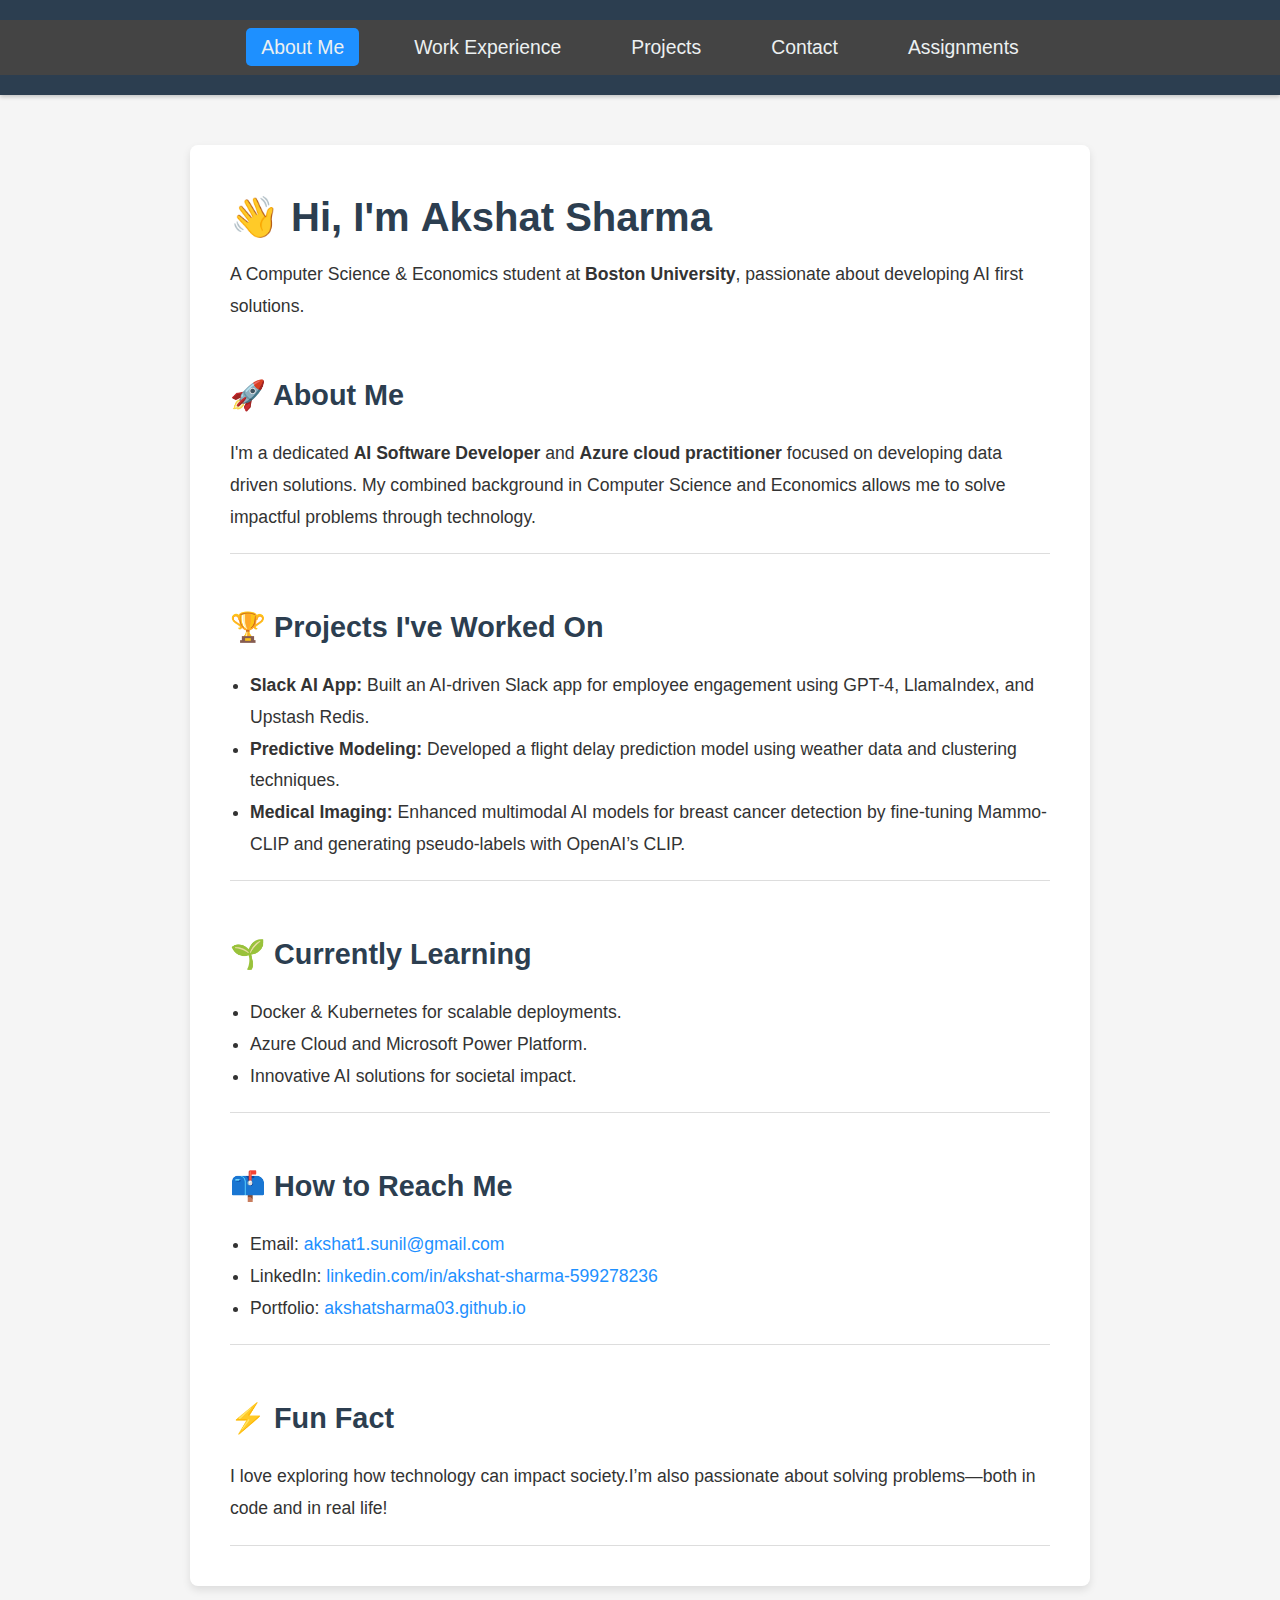
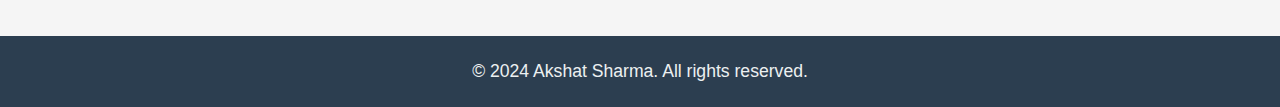
<file: index.html>
<!DOCTYPE html>
<html lang="en">
<head>
    <meta charset="UTF-8">
    <meta name="viewport" content="width=device-width, initial-scale=1.0">
    <title>Akshat Sharma - About Me</title>
    <link rel="stylesheet" href="css/style.css">
    <style>
        /* Global Styles */
        body {
            font-family: 'Segoe UI', Tahoma, Geneva, Verdana, sans-serif;
            background-color: #f5f5f5;
            margin: 0;
            padding: 0;
            color: #333;
        }
        header {
            background-color: #2c3e50;
            padding: 20px 0;
            box-shadow: 0 2px 4px rgba(0, 0, 0, 0.2);
        }
        nav ul {
            list-style: none;
            display: flex;
            justify-content: center;
            margin: 0;
            padding: 0;
        }
        nav ul li {
            margin: 0 20px;
        }
        nav ul li a {
            text-decoration: none;
            color: #ecf0f1;
            font-size: 1.1em;
            padding: 8px 15px;
            border-radius: 5px;
        }
        nav ul li a:hover, nav ul li a.active {
            background-color: #1e90ff;
            transition: 0.3s;
        }

        /* Content Styles */
        .container {
            max-width: 900px;
            margin: 50px auto;
            background-color: #fff;
            padding: 40px;
            border-radius: 8px;
            box-shadow: 0 4px 8px rgba(0, 0, 0, 0.1);
        }
        h1, h2, h3 {
            color: #2c3e50;
        }
        h1 {
            font-size: 2.5em;
            margin-bottom: 10px;
        }
        h2 {
            font-size: 1.8em;
            margin-top: 30px;
        }
        p, li {
            line-height: 1.8;
            font-size: 1.1em;
        }
        ul {
            padding-left: 20px;
        }
        a {
            color: #1e90ff;
            text-decoration: none;
        }
        a:hover {
            text-decoration: underline;
        }
        .section {
            padding: 20px 0;
            border-bottom: 1px solid #ddd;
        }
        footer {
            text-align: center;
            padding: 20px;
            background-color: #2c3e50;
            color: #ecf0f1;
            margin-top: 40px;
        }
    </style>
</head>
<body>

    <!-- Navigation Bar -->
    <header>
        <nav>
            <ul>
                <li><a href="index.html" class="active">About Me</a></li>
                <li><a href="work-experience.html">Work Experience</a></li>
                <li><a href="projects.html">Projects</a></li>
                <li><a href="contact.html">Contact</a></li>
                <li><a href="assignments.html">Assignments</a></li>
            </ul>
        </nav>
    </header>

    <!-- Main Content -->
    <div class="container">
        <h1>👋 Hi, I'm <strong>Akshat Sharma</strong></h1>
        <p>A Computer Science & Economics student at <strong>Boston University</strong>, passionate about developing AI first solutions.</p>

        <div class="section">
            <h2>🚀 About Me</h2>
            <p>I'm a dedicated <strong>AI Software Developer</strong> and <strong>Azure cloud practitioner</strong> focused on developing data driven solutions. My combined background in Computer Science and Economics allows me to solve impactful problems through technology.</p>
        </div>

        <div class="section">
            <h2>🏆 Projects I've Worked On</h2>
            <ul>
                <li><strong>Slack AI App:</strong> Built an AI-driven Slack app for employee engagement using GPT-4, LlamaIndex, and Upstash Redis.</li>
                <li><strong>Predictive Modeling:</strong> Developed a flight delay prediction model using weather data and clustering techniques.</li>
                 <li><strong>Medical Imaging:</strong> Enhanced multimodal AI models for breast cancer detection by fine-tuning Mammo-CLIP and generating pseudo-labels with OpenAI’s CLIP.</li>
            </ul>
        </div>

        <div class="section">
            <h2>🌱 Currently Learning</h2>
            <ul>
                <li>Docker & Kubernetes for scalable deployments.</li>
                <li>Azure Cloud and Microsoft Power Platform.</li>
                <li>Innovative AI solutions for societal impact.</li>
            </ul>
        </div>

<!--         <div class="section">
            <h2>🤝 Looking to Collaborate On</h2>
            <ul>
                <li>AI driven solutions in finance,healthcare, education, and business.</li>
                <li>Microsoft Power Platform based solutions.</li>
                <li>Full-stack solutions for real-world problems.</li>
            </ul>
        </div> -->

<!--         <div class="section">
            <h2>💬 Ask Me About</h2>
            <ul>
                <li>AI/ML, Vision-Language Models, and bias detection.</li>
                <li>Python, Django, and full-stack development.</li>
                <li>Market research and software strategies.</li>
            </ul>
        </div> -->

        <div class="section">
            <h2>📫 How to Reach Me</h2>
            <ul>
                <li>Email: <a href="mailto:akshat1.sunil@gmail.com">akshat1.sunil@gmail.com</a></li>
                <li>LinkedIn: <a href="https://www.linkedin.com/in/akshat-sharma-599278236/" target="_blank">linkedin.com/in/akshat-sharma-599278236</a></li>
                <li>Portfolio: <a href="https://akshatsharma03.github.io" target="_blank">akshatsharma03.github.io</a></li>
            </ul>
        </div>

        <div class="section">
            <h2>⚡ Fun Fact</h2>
            <p>I love exploring how technology can impact society.I’m also passionate about solving problems—both in code and in real life!</p>
        </div>
    </div>

    <!-- Footer -->
    <footer>
        <p>&copy; 2024 Akshat Sharma. All rights reserved.</p>
    </footer>

</body>
</html>
</file>
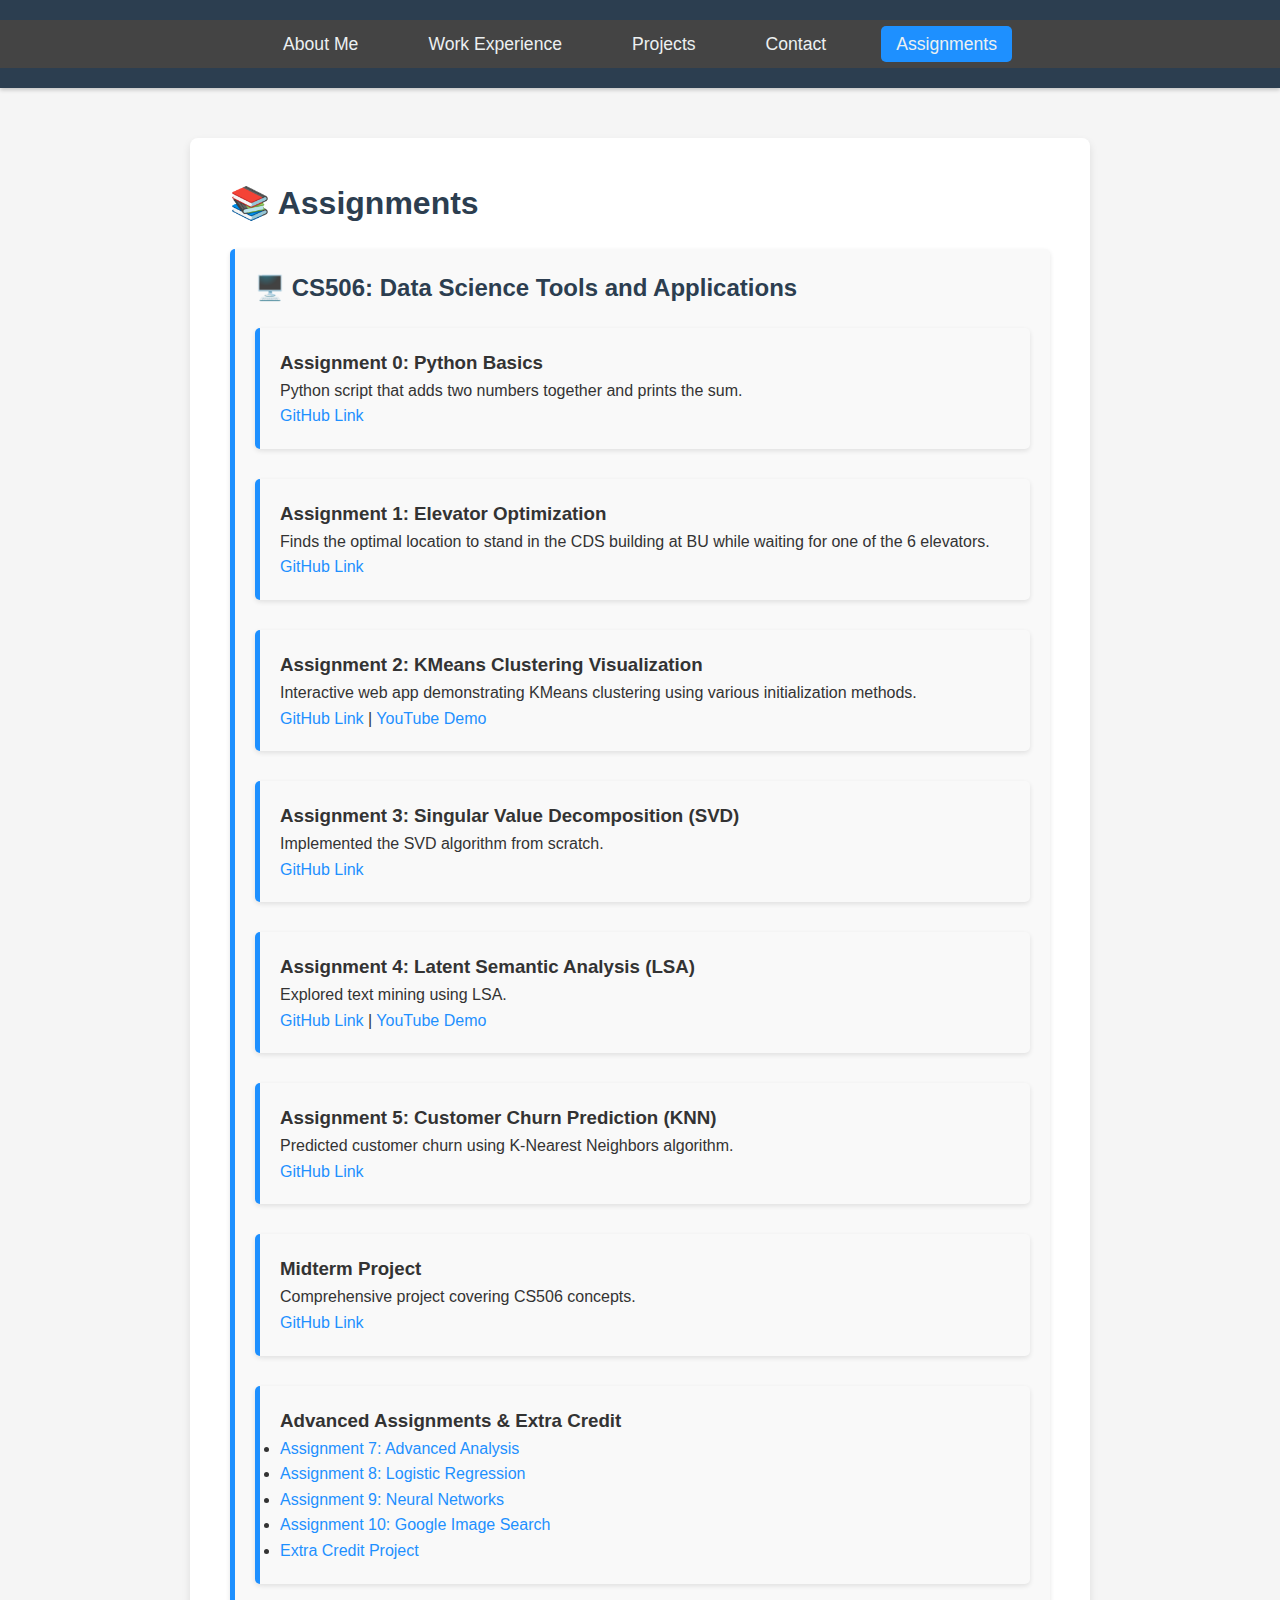
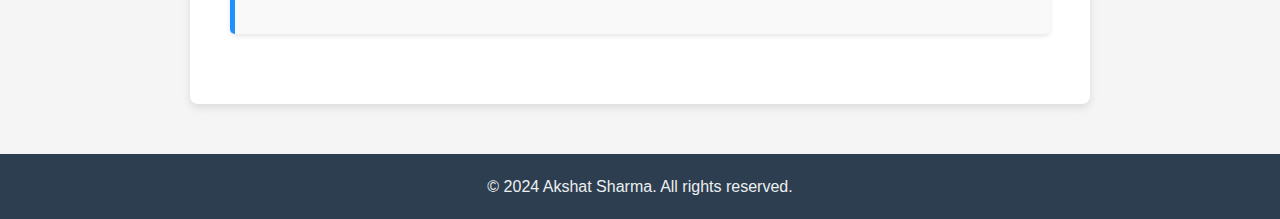
<file: assignments.html>
<!DOCTYPE html>
<html lang="en">
<head>
    <meta charset="UTF-8">
    <meta name="viewport" content="width=device-width, initial-scale=1.0">
    <title>Assignments</title>
    <link rel="stylesheet" href="css/style.css">
    <style>
        /* Basic Styling */
        body {
            font-family: 'Segoe UI', Tahoma, Geneva, Verdana, sans-serif;
            background-color: #f5f5f5;
            margin: 0;
            padding: 0;
            color: #333;
        }

        header {
            background-color: #2c3e50;
            padding: 20px 0;
            box-shadow: 0 2px 4px rgba(0, 0, 0, 0.2);
        }

        nav ul {
            list-style: none;
            display: flex;
            justify-content: center;
            padding: 0;
            margin: 0;
        }

        nav ul li {
            margin: 0 20px;
        }

        nav ul li a {
            text-decoration: none;
            color: #ecf0f1;
            font-size: 1.1em;
            padding: 8px 15px;
            border-radius: 5px;
        }

        nav ul li a:hover, nav ul li a.active {
            background-color: #1e90ff;
            transition: 0.3s;
        }

        .container {
            max-width: 900px;
            margin: 50px auto;
            background-color: #fff;
            padding: 40px;
            border-radius: 8px;
            box-shadow: 0 4px 8px rgba(0, 0, 0, 0.1);
        }

        h1, h2 {
            color: #2c3e50;
        }

        .assignment, .course-section {
            margin-bottom: 30px;
            padding: 20px;
            background-color: #f9f9f9;
            border-left: 5px solid #1e90ff;
            border-radius: 5px;
            box-shadow: 0 2px 5px rgba(0, 0, 0, 0.1);
        }

        footer {
            text-align: center;
            padding: 20px;
            background-color: #2c3e50;
            color: #ecf0f1;
            margin-top: 40px;
        }

        a {
            color: #1e90ff;
            text-decoration: none;
        }

        a:hover {
            text-decoration: underline;
        }
    </style>
</head>

<body>

    <!-- Navigation Bar -->
    <header>
        <nav>
            <ul>
                <li><a href="index.html">About Me</a></li>
                <li><a href="work-experience.html">Work Experience</a></li>
                <li><a href="projects.html">Projects</a></li>
                <li><a href="contact.html">Contact</a></li>
                <li><a href="assignments.html" class="active">Assignments</a></li>
            </ul>
        </nav>
    </header>

    <!-- Assignments Section -->
    <section class="container">
        <h1>📚 Assignments</h1>

        <!-- CS506 Data Science Tools and Applications -->
        <div class="course-section">
            <h2>🖥️ CS506: Data Science Tools and Applications</h2>

            <!-- Assignment 0 -->
            <div class="assignment">
                <h3>Assignment 0: Python Basics</h3>
                <p>Python script that adds two numbers together and prints the sum.</p>
                <a href="https://github.com/AkshatSharma03/akshat14-assignment-0.git" target="_blank">GitHub Link</a>
            </div>

            <!-- Assignment 1 -->
            <div class="assignment">
                <h3>Assignment 1: Elevator Optimization</h3>
                <p>Finds the optimal location to stand in the CDS building at BU while waiting for one of the 6 elevators.</p>
                <a href="https://github.com/AkshatSharma03/akshat14-assignment1/tree/main" target="_blank">GitHub Link</a>
            </div>

            <!-- Assignment 2 -->
            <div class="assignment">
                <h3>Assignment 2: KMeans Clustering Visualization</h3>
                <p>Interactive web app demonstrating KMeans clustering using various initialization methods.</p>
                <a href="https://github.com/AkshatSharma03/akshat14-assignment-2/tree/main" target="_blank">GitHub Link</a> | 
                <a href="https://youtu.be/Uve7_Xx8nSc" target="_blank">YouTube Demo</a>
            </div>

            <!-- Assignment 3 -->
            <div class="assignment">
                <h3>Assignment 3: Singular Value Decomposition (SVD)</h3>
                <p>Implemented the SVD algorithm from scratch.</p>
                <a href="https://github.com/AkshatSharma03/akshat14-assignment-3" target="_blank">GitHub Link</a>
            </div>

            <!-- Assignment 4 -->
            <div class="assignment">
                <h3>Assignment 4: Latent Semantic Analysis (LSA)</h3>
                <p>Explored text mining using LSA.</p>
                <a href="https://github.com/AkshatSharma03/akshat14-assignment-4" target="_blank">GitHub Link</a> | 
                <a href="https://youtu.be/lqP0bASzrus" target="_blank">YouTube Demo</a>
            </div>

            <!-- Assignment 5 -->
            <div class="assignment">
                <h3>Assignment 5: Customer Churn Prediction (KNN)</h3>
                <p>Predicted customer churn using K-Nearest Neighbors algorithm.</p>
                <a href="https://github.com/AkshatSharma03/akshat14-assignment-5/tree/main" target="_blank">GitHub Link</a>
            </div>

            <!-- Midterm Project -->
            <div class="assignment">
                <h3>Midterm Project</h3>
                <p>Comprehensive project covering CS506 concepts.</p>
                <a href="https://github.com/AkshatSharma03/akshat14-midterm" target="_blank">GitHub Link</a>
            </div>

            <!-- Assignments 7-10 and Extra Credit -->
            <div class="assignment">
                <h3>Advanced Assignments & Extra Credit</h3>
                <ul>
                    <li><a href="https://github.com/AkshatSharma03/akshat14-assignment-7" target="_blank">Assignment 7: Advanced Analysis</a></li>
                    <li><a href="https://github.com/AkshatSharma03/akshat14-assignment-8" target="_blank">Assignment 8: Logistic Regression</a></li>
                    <li><a href="https://github.com/AkshatSharma03/akshat14-assignment-9" target="_blank">Assignment 9: Neural Networks</a></li>
                    <li><a href="https://github.com/AkshatSharma03/akshat14-assignment-10" target="_blank">Assignment 10: Google Image Search</a></li>
                    <li><a href="https://github.com/AkshatSharma03/akshat14-extracredit" target="_blank">Extra Credit Project</a></li>
                </ul>
            </div>
        </div>
    </section>

    <!-- Footer -->
    <footer>
        <p>&copy; 2024 Akshat Sharma. All rights reserved.</p>
    </footer>

</body>
</html>
</file>
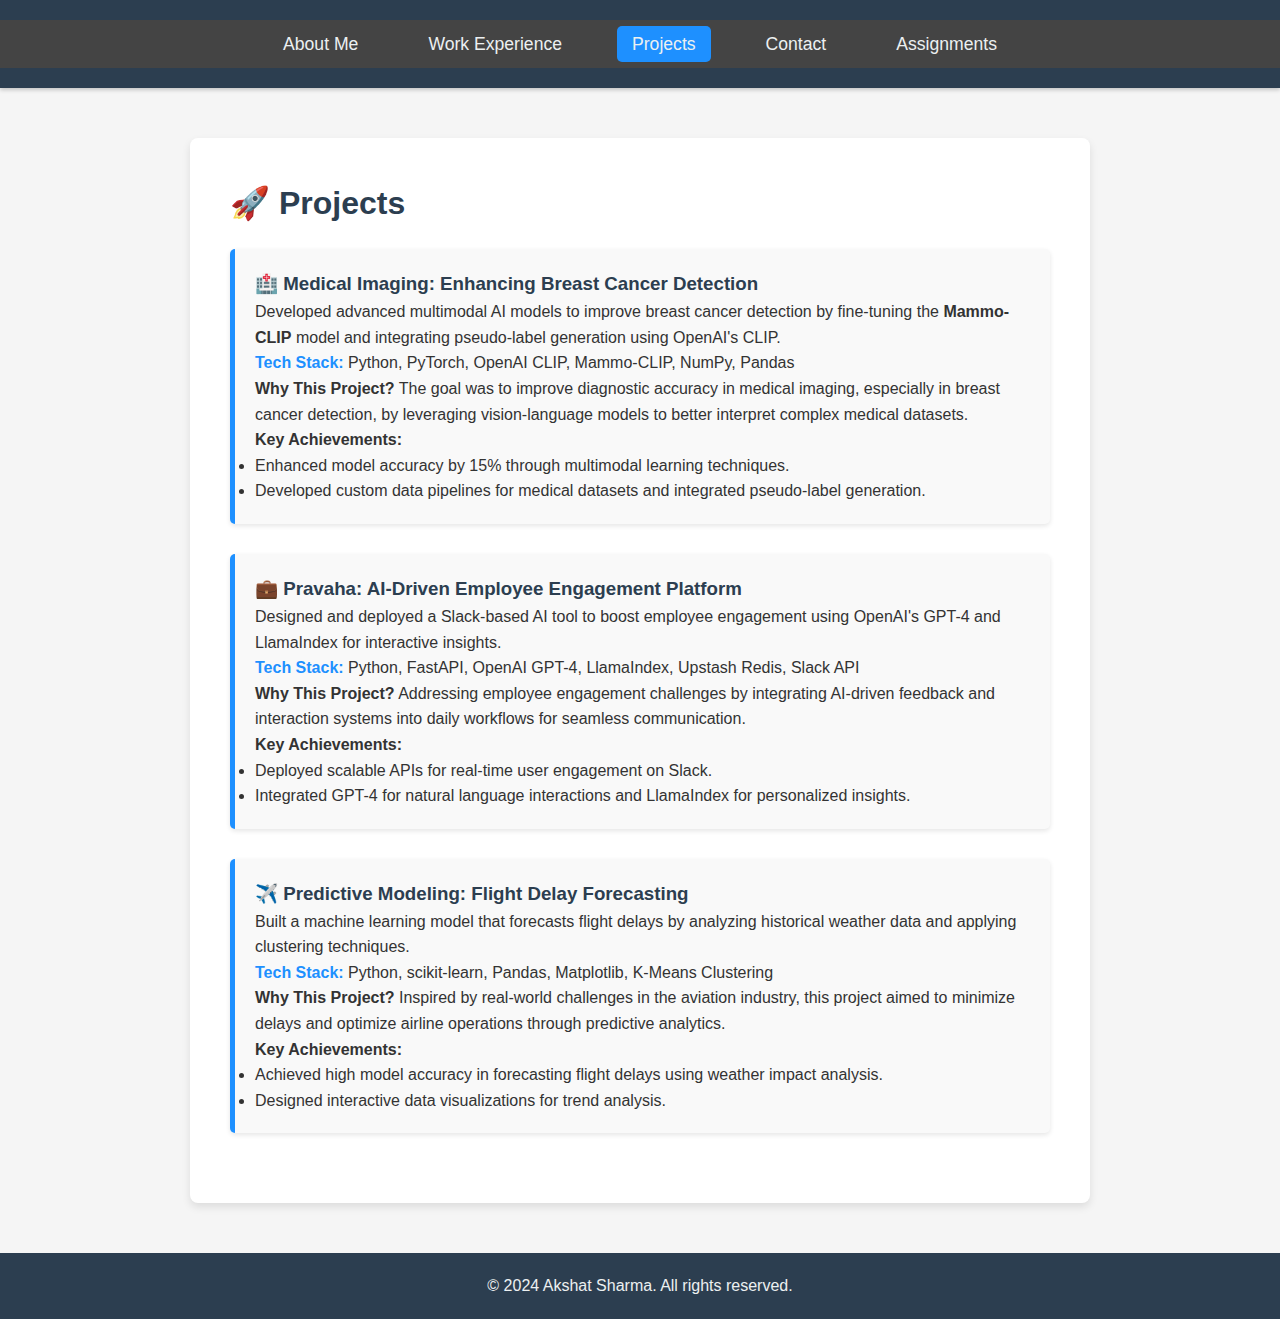
<file: projects.html>
<!DOCTYPE html>
<html lang="en">
<head>
    <meta charset="UTF-8">
    <meta name="viewport" content="width=device-width, initial-scale=1.0">
    <title>Projects - Akshat Sharma</title>
    <link rel="stylesheet" href="css/style.css">
    <style>
        /* General Styling */
        body {
            font-family: 'Segoe UI', Tahoma, Geneva, Verdana, sans-serif;
            background-color: #f5f5f5;
            margin: 0;
            padding: 0;
            color: #333;
        }

        /* Navigation Bar */
        header {
            background-color: #2c3e50;
            padding: 20px 0;
            box-shadow: 0 2px 4px rgba(0, 0, 0, 0.2);
        }

        nav ul {
            list-style: none;
            display: flex;
            justify-content: center;
            margin: 0;
            padding: 0;
        }

        nav ul li {
            margin: 0 20px;
        }

        nav ul li a {
            text-decoration: none;
            color: #ecf0f1;
            font-size: 1.1em;
            padding: 8px 15px;
            border-radius: 5px;
        }

        nav ul li a:hover, nav ul li a.active {
            background-color: #1e90ff;
            transition: 0.3s;
        }

        /* Container */
        .container {
            max-width: 900px;
            margin: 50px auto;
            background-color: #fff;
            padding: 40px;
            border-radius: 8px;
            box-shadow: 0 4px 8px rgba(0, 0, 0, 0.1);
        }

        h1, h3 {
            color: #2c3e50;
        }

        .project {
            margin-bottom: 30px;
            padding: 20px;
            background-color: #f9f9f9;
            border-left: 5px solid #1e90ff;
            border-radius: 5px;
            box-shadow: 0 2px 5px rgba(0, 0, 0, 0.1);
        }

        .tech-stack {
            font-weight: bold;
            color: #1e90ff;
        }

        footer {
            text-align: center;
            padding: 20px;
            background-color: #2c3e50;
            color: #ecf0f1;
            margin-top: 40px;
        }
    </style>
</head>

<body>

    <!-- Navigation Bar -->
    <header>
        <nav>
            <ul>
                <li><a href="index.html">About Me</a></li>
                <li><a href="work-experience.html">Work Experience</a></li>
                <li><a href="projects.html" class="active">Projects</a></li>
                <li><a href="contact.html">Contact</a></li>
                <li><a href="assignments.html">Assignments</a></li>
            </ul>
        </nav>
    </header>

    <!-- Projects Section -->
    <section class="container">
        <h1>🚀 Projects</h1>

        <!-- Project 1: Medical Imaging -->
        <div class="project">
            <h3>🏥 Medical Imaging: Enhancing Breast Cancer Detection</h3>
            <p>
                Developed advanced multimodal AI models to improve breast cancer detection by fine-tuning the <strong>Mammo-CLIP</strong> model and integrating pseudo-label generation using OpenAI's CLIP.
            </p>
            <p><span class="tech-stack">Tech Stack:</span> Python, PyTorch, OpenAI CLIP, Mammo-CLIP, NumPy, Pandas</p>
            <p><strong>Why This Project?</strong>  
                The goal was to improve diagnostic accuracy in medical imaging, especially in breast cancer detection, by leveraging vision-language models to better interpret complex medical datasets.
            </p>
            <p><strong>Key Achievements:</strong></p>
            <ul>
                <li>Enhanced model accuracy by 15% through multimodal learning techniques.</li>
                <li>Developed custom data pipelines for medical datasets and integrated pseudo-label generation.</li>
            </ul>
        </div>

        <!-- Project 2: Pravaha Slack App -->
        <div class="project">
            <h3>💼 Pravaha: AI-Driven Employee Engagement Platform</h3>
            <p>
                Designed and deployed a Slack-based AI tool to boost employee engagement using OpenAI's GPT-4 and LlamaIndex for interactive insights.
            </p>
            <p><span class="tech-stack">Tech Stack:</span> Python, FastAPI, OpenAI GPT-4, LlamaIndex, Upstash Redis, Slack API</p>
            <p><strong>Why This Project?</strong>  
                Addressing employee engagement challenges by integrating AI-driven feedback and interaction systems into daily workflows for seamless communication.
            </p>
            <p><strong>Key Achievements:</strong></p>
            <ul>
                <li>Deployed scalable APIs for real-time user engagement on Slack.</li>
                <li>Integrated GPT-4 for natural language interactions and LlamaIndex for personalized insights.</li>
            </ul>
        </div>

        <!-- Project 3: Flight Delay Prediction -->
        <div class="project">
            <h3>✈️ Predictive Modeling: Flight Delay Forecasting</h3>
            <p>
                Built a machine learning model that forecasts flight delays by analyzing historical weather data and applying clustering techniques.
            </p>
            <p><span class="tech-stack">Tech Stack:</span> Python, scikit-learn, Pandas, Matplotlib, K-Means Clustering</p>
            <p><strong>Why This Project?</strong>  
                Inspired by real-world challenges in the aviation industry, this project aimed to minimize delays and optimize airline operations through predictive analytics.
            </p>
            <p><strong>Key Achievements:</strong></p>
            <ul>
                <li>Achieved high model accuracy in forecasting flight delays using weather impact analysis.</li>
                <li>Designed interactive data visualizations for trend analysis.</li>
            </ul>
        </div>
    </section>

    <!-- Footer -->
    <footer>
        <p>&copy; 2024 Akshat Sharma. All rights reserved.</p>
    </footer>

</body>
</html>
</file>
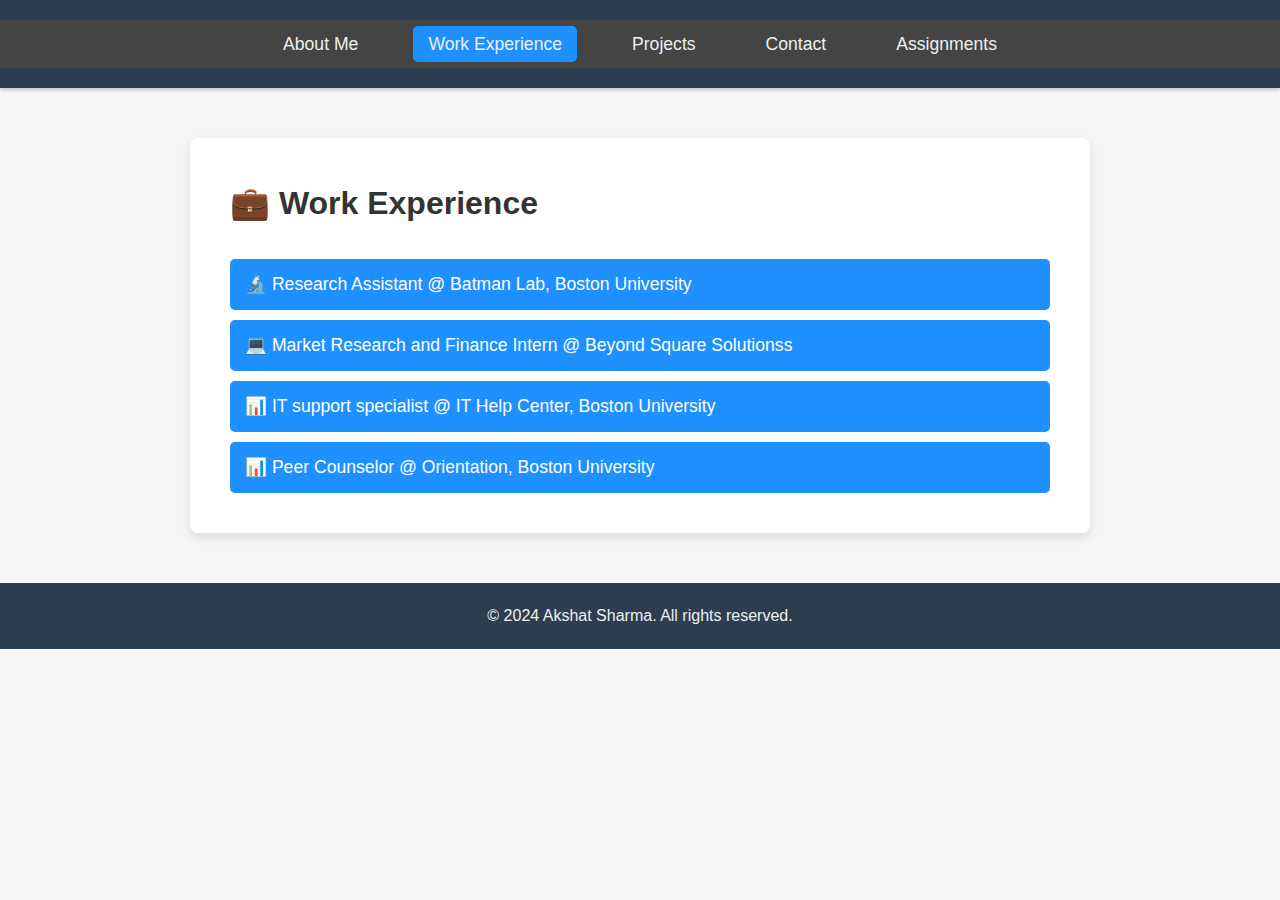
<file: work-experience.html>
<!DOCTYPE html>
<html lang="en">
<head>
    <meta charset="UTF-8">
    <meta name="viewport" content="width=device-width, initial-scale=1.0">
    <title>Work Experience - Akshat Sharma</title>
    <link rel="stylesheet" href="css/style.css">
    <style>
        /* Body Styling */
        body {
            font-family: 'Segoe UI', Tahoma, Geneva, Verdana, sans-serif;
            background-color: #f5f5f5;
            margin: 0;
            padding: 0;
            color: #333;
        }

        /* Header and Navigation Bar */
        header {
            background-color: #2c3e50;
            padding: 20px 0;
            box-shadow: 0 2px 4px rgba(0, 0, 0, 0.2);
        }

        nav ul {
            list-style: none;
            display: flex;
            justify-content: center;
            margin: 0;
            padding: 0;
        }

        nav ul li {
            margin: 0 20px;
        }

        nav ul li a {
            text-decoration: none;
            color: #ecf0f1;
            font-size: 1.1em;
            padding: 8px 15px;
            border-radius: 5px;
        }

        nav ul li a:hover, nav ul li a.active {
            background-color: #1e90ff;
            transition: 0.3s;
        }

        /* Container */
        .container {
            max-width: 900px;
            margin: 50px auto;
            background-color: #fff;
            padding: 40px;
            border-radius: 8px;
            box-shadow: 0 4px 8px rgba(0, 0, 0, 0.1);
        }

        /* Collapsible Buttons */
        .collapsible {
            background-color: #1e90ff;
            color: white;
            cursor: pointer;
            padding: 15px;
            width: 100%;
            border: none;
            text-align: left;
            outline: none;
            font-size: 1.1em;
            border-radius: 5px;
            margin-top: 10px;
        }

        .collapsible:hover {
            background-color: #0d6efd;
        }

        .active, .collapsible:focus {
            background-color: #0b5ed7;
        }

        .content {
            padding: 0 18px;
            display: none;
            overflow: hidden;
            background-color: #f9f9f9;
            border-radius: 5px;
            margin-top: 5px;
            box-shadow: inset 0 0 5px rgba(0, 0, 0, 0.1);
        }

        .content ul {
            padding-left: 20px;
            line-height: 1.8;
        }

        footer {
            text-align: center;
            padding: 20px;
            background-color: #2c3e50;
            color: #ecf0f1;
            margin-top: 40px;
        }
    </style>
</head>

<body>

    <!-- Navigation Bar -->
    <header>
        <nav>
            <ul>
                <li><a href="index.html">About Me</a></li>
                <li><a href="work-experience.html" class="active">Work Experience</a></li>
                <li><a href="projects.html">Projects</a></li>
                <li><a href="contact.html">Contact</a></li>
                <li><a href="assignments.html">Assignments</a></li>
            </ul>
        </nav>
    </header>

    <!-- Work Experience Section -->
    <section class="container">
        <h1>💼 Work Experience</h1>

        <!-- Research Assistant -->
        <button class="collapsible">🔬 Research Assistant @ Batman Lab, Boston University</button>
        <div class="content">
            <p><em>Jan 2024 – July 2024 | Boston, MA</em></p>
            <ul>
                <li>Enhanced multimodal AI models for breast cancer detection, fine-tuning <strong>Mammo-CLIP</strong> and generating pseudo-labels with OpenAI’s CLIP for improved medical imaging accuracy.</li>
                <li>Conducted research on vision-language models, improving model performance on specialized medical datasets by 15%.</li>
            </ul>
        </div>

        <!-- Market research and Finance Intern-->
        <button class="collapsible">💻 Market Research and Finance Intern @ Beyond Square Solutionss</button>
        <div class="content">
            <p><em>June 2024 – August 2024 | Remote</em></p>
            <ul>
                <li>Developed and implemented US market expansion strategy for Finalyzer EPM software, conducting in-depth market research and analyzing industry trends.</li>
                <li>Identified key growth opportunities, collaborated with finance and marketing teams to tailor software for US deployment and adoption</li>
                <li>•	Enhanced strategic planning, analytical, and cross-functional collaboration skills by bridging academic knowledge in Computer Science and Economics with practical business applications</li>
            </ul>
        </div>

        <!-- IT support specialist -->
        <button class="collapsible">📊 IT support specialist @ IT Help Center, Boston University</button>
        <div class="content">
            <p><em>August 2024 – Present | Boston, Ma</em></p>
            <ul>
                <li>Resolving technical issues and troubleshooting problems with hardware, software, and networks.</li>
                <li>Gave technical assistance to customers or internal staff, as needed.</li>
            </ul>
        </div>
         <!-- Peer Counselor -->
        <button class="collapsible">📊 Peer Counselor @ Orientation, Boston University</button>
        <div class="content">
            <p><em>May 2023 – Jan 2024 | Boston, Ma</em></p>
            <ul>
                <li>Led orientation groups of up to 60 students as a university ambassador, fostering a positive and welcoming environment.</li>
            </ul>
        </div>
    </section>

    <!-- Footer -->
    <footer>
        <p>&copy; 2024 Akshat Sharma. All rights reserved.</p>
    </footer>

    <!-- JavaScript for Collapsible Functionality -->
    <script>
        const collapsibles = document.querySelectorAll(".collapsible");

        collapsibles.forEach(button => {
            button.addEventListener("click", function () {
                this.classList.toggle("active");
                const content = this.nextElementSibling;

                if (content.style.display === "block") {
                    content.style.display = "none";
                } else {
                    content.style.display = "block";
                }
            });
        });
    </script>

</body>
</html>
</file>
<file: css/style.css>
* {
    margin: 0;
    padding: 0;
    box-sizing: border-box;
  }
  
  body {
    font-family: Arial, sans-serif;
    line-height: 1.6;
    background-color: #f4f4f4;
    color: #333;
  }
  
  header {
    background: #333;
    color: #fff;
    padding: 20px 0;
    text-align: center;
  }
  
  nav {
    background: #444;
    padding: 10px 0;
  }
  
  nav ul {
    list-style: none;
    display: flex;
    justify-content: center;
  }
  
  nav ul li {
    margin: 0 15px;
  }
  
  nav ul li a {
    color: #fff;
    text-decoration: none;
  }
  
  .container {
    width: 80%;
    margin: 0 auto;
    padding: 20px 0;
  }
  
  h1, h2 {
    margin-bottom: 20px;
  }
  
  .project, .assignment {
    background: #fff;
    padding: 15px;
    margin-bottom: 15px;
    border-radius: 8px;
    box-shadow: 0 2px 5px rgba(0, 0, 0, 0.1);
  }
  
  footer {
    background: #333;
    color: #fff;
    text-align: center;
    padding: 10px 0;
    margin-top: 20px;
  }
  
  footer p {
    margin: 0;
  }
  
  a {
    color: #3498db;
  }
  
  a:hover {
    text-decoration: underline;
  }
  
  section {
    padding: 20px;
  }
</file>
